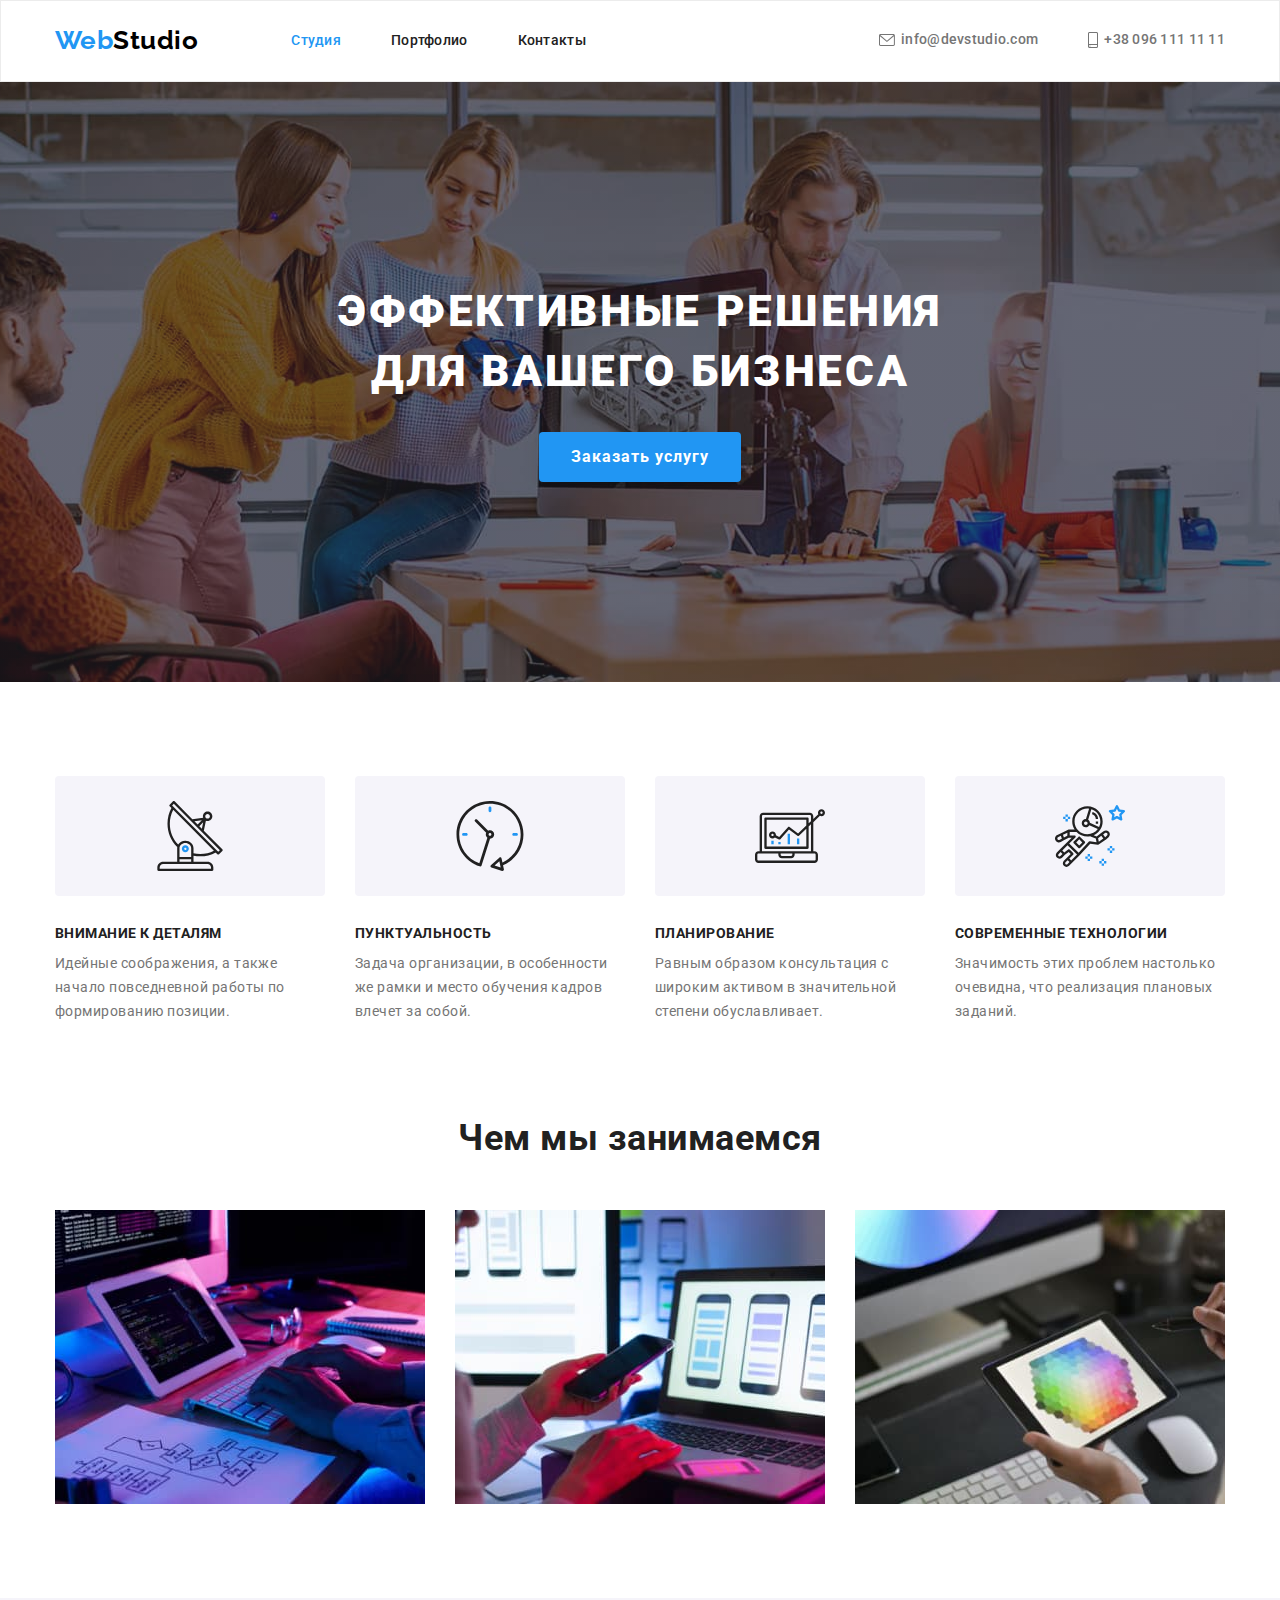
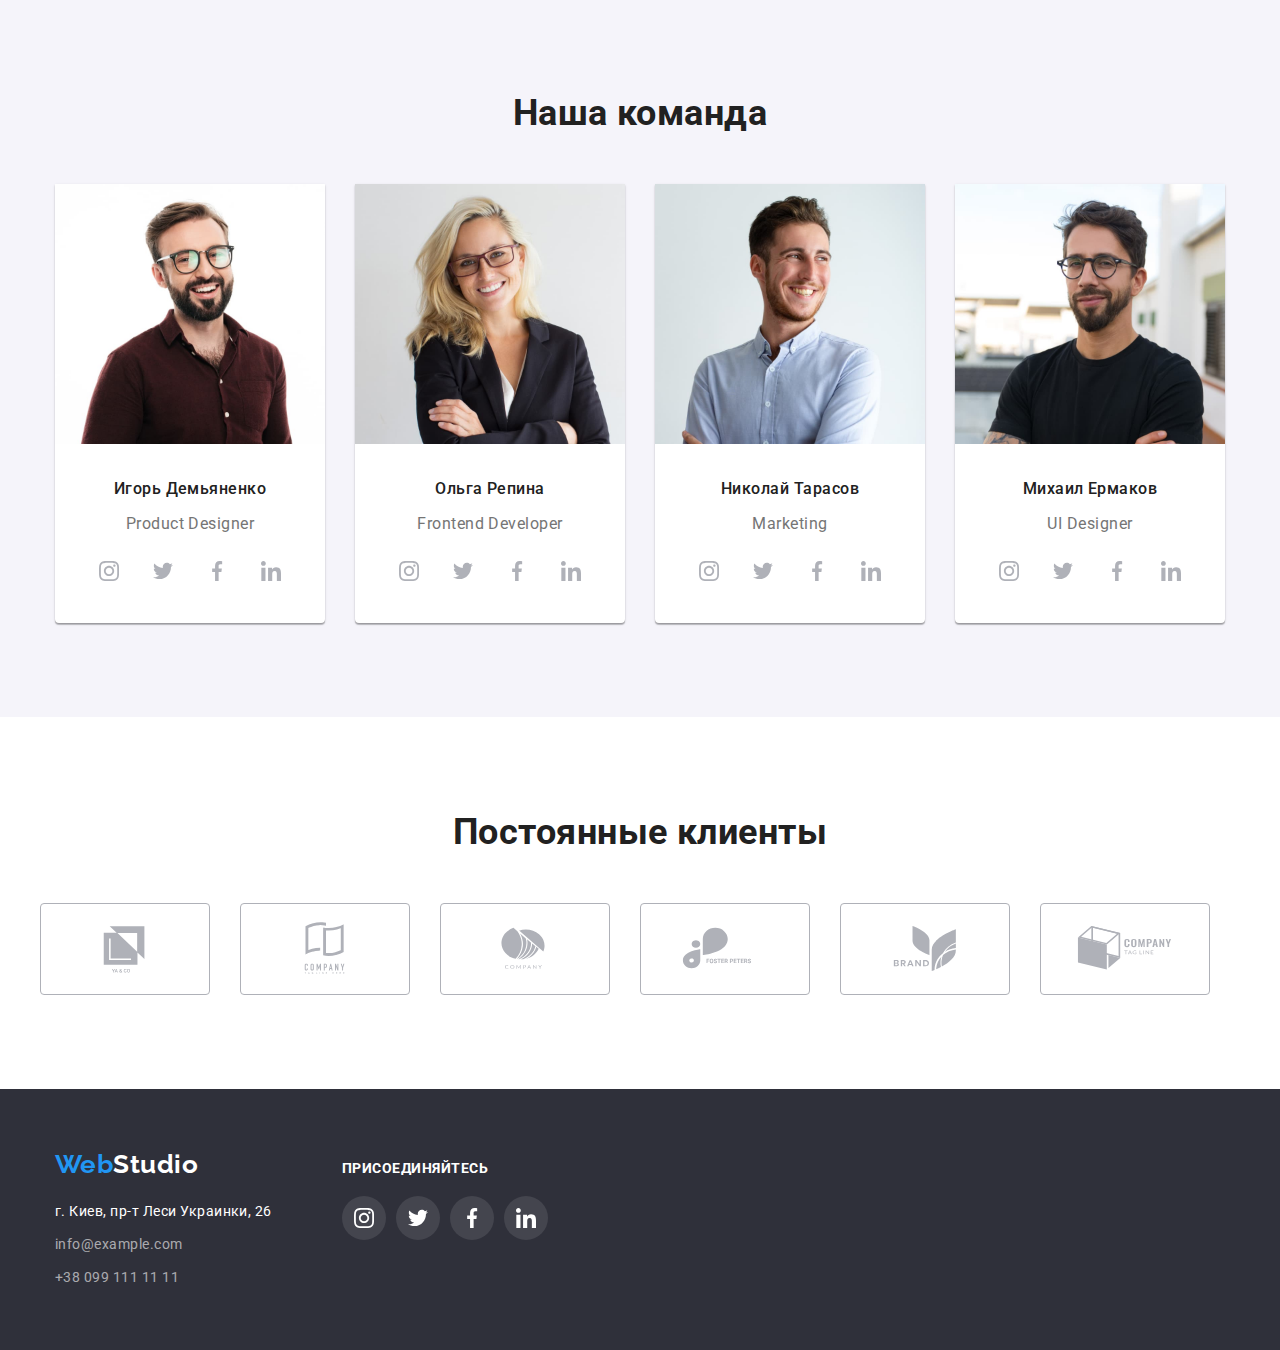
<file: index.html>
<!DOCTYPE html>
<html lang="ru">
  <head>
    <meta charset="UTF-8" />
    <meta http-equiv="X-UA-Compatible" content="IE=edge" />
    <meta name="viewport" content="width=device-width, initial-scale=1.0" />
    <title>Document</title>
    <link
      href="https://fonts.googleapis.com/css2?family=Raleway:wght@700&family=Roboto:wght@400;500;700;900&display=swap"
      rel="stylesheet"
    />
    <link
      rel="stylesheet"
      href="https://cdnjs.cloudflare.com/ajax/libs/modern-normalize/1.1.0/modern-normalize.min.css"
    />
    <link rel="stylesheet" href="./css/styles.css" />
  </head>
  <body>
    <!--Шапка сайта-->

    <header class="header">
      <div class="container container-header">
        <nav class="header-nav">
          <a href="/" class="logo header-logo">
            Web<span class="accent-dark">Studio</span>
          </a>
          <ul class="header-list list">
            <li class="header-item">
              <a href="./index.html" class="link current">Студия</a>
            </li>
            <li class="header-item">
              <a href="./portfolio.html" class="link">Портфолио</a>
            </li>
            <li class="header-item"><a href="" class="link">Контакты</a></li>
          </ul>
        </nav>
        <ul class="information-list">
          <li>
            <a href="mailto:info@devstudio.com" class="contact contact-mail">
              <svg class="inf-icon">
                <use href="./images/icons.svg#icon-envelope"></use>
              </svg>
              info@devstudio.com</a
            >
          </li>
          <li>
            <a href="tel:+380961111111" class="contact header-contact">
              <svg class="tel-icon">
                <use href="./images/icons.svg#icon-smartphone"></use>
              </svg>
              +38 096 111 11 11</a
            >
          </li>
        </ul>
      </div>
    </header>
    <!-- hero -->
    <main>
      <section class="hero-section section">
        <div class="hero-container container">
          <h1 class="hero-title">Эффективные решения для вашего бизнеса</h1>
          <button type="submit" class="hero-button">Заказать услугу</button>
        </div>
      </section>

      <!--Особенности-->

      <section class="section-pecul section">
        <div class="container">
          <h2 class="visually-hidden">Особенности</h2>
          <ul class="peculiarities-list list">
            <li class="pecul-item">
              <div class="icon">
                <svg class="pecul-icon" width="70" height="70">
                  <use href="./images/icons.svg#icon-antenna-1"></use>
                </svg>
              </div>
              <h3 class="pecul-title title-text">Внимание к деталям</h3>
              <p class="peculiarities-second-text">
                Идейные соображения, а также начало повседневной работы по
                формированию позиции.
              </p>
            </li>
            <li class="pecul-item">
              <div class="icon">
                <svg class="pecul-icon" width="70" height="70">
                  <use href="./images/icons.svg#icon-clock-1"></use>
                </svg>
              </div>
              <h3 class="pecul-title title-text">Пунктуальность</h3>
              <p class="peculiarities-second-text">
                Задача организации, в особенности же рамки и место обучения
                кадров влечет за собой.
              </p>
            </li>
            <li class="pecul-item">
              <div class="icon">
                <svg class="pecul-icon" width="70" height="70">
                  <use href="./images/icons.svg#icon-diagram-1"></use>
                </svg>
              </div>
              <h3 class="pecul-title title-text">Планирование</h3>
              <p class="peculiarities-second-text">
                Равным образом консультация с широким активом в значительной
                степени обуславливает.
              </p>
            </li>
            <li class="pecul-item">
              <div class="icon">
                <svg class="pecul-icon" width="70" height="70">
                  <use href="./images/icons.svg#icon-astronaut-1"></use>
                </svg>
              </div>
              <h3 class="pecul-title title-text">Современные технологии</h3>
              <p class="peculiarities-second-text">
                Значимость этих проблем настолько очевидна, что реализация
                плановых заданий.
              </p>
            </li>
          </ul>
        </div>
      </section>

      <!--Работа-->

      <section class="section-work section">
        <div class="container">
          <h2 class="section-title">Чем мы занимаемся</h2>

          <ul class="work list">
            <li class="work-item">
              <img
                src="./images/img.jpg"
                alt="Работа на планшете"
                width="370"
              />
            </li>
            <li class="work-item">
              <img
                src="./images/img2.jpg"
                alt="Синзронизация телефона с ноутбуком"
                width="370"
              />
            </li>
            <li class="work-item">
              <img
                src="./images/img3.jpg"
                alt="Цветовая настройка планшета"
                width="370"
              />
            </li>
          </ul>
        </div>
      </section>

      <!--Наша команда-->

      <section class="section-team section">
        <div class="container">
          <h2 class="section-title">Наша команда</h2>

          <ul class="team-list">
            <li class="team-item">
              <img
                class="team-imag"
                src="./images/people1.jpg"
                alt="Игорь Демьяненко"
                width="270"
              />
              <div class="team-text">
                <h3 class="title team-title">Игорь Демьяненко</h3>
                <p class="team-second-text">Product Designer</p>
                <ul class="team-list-item social-list">
                  <li class="social-item">
                    <a href="" class="social-link">
                      <svg class="social-icon" width="20" height="20">
                        <use href="./images/icons.svg#icon-instagram-2"></use>
                      </svg>
                    </a>
                  </li>
                  <li class="social-item">
                    <a href="" class="social-link">
                      <svg class="social-icon" width="20" height="20">
                        <use href="./images/icons.svg#icon-twitter-1"></use>
                      </svg>
                    </a>
                  </li>
                  <li class="social-item">
                    <a href="" class="social-link">
                      <svg class="social-icon" width="20" height="20">
                        <use href="./images/icons.svg#icon-facebook-1"></use>
                      </svg>
                    </a>
                  </li>
                  <li class="social-item">
                    <a href="" class="social-link">
                      <svg class="social-icon" width="20" height="20">
                        <use href="./images/icons.svg#icon-linkedin-1"></use>
                      </svg>
                    </a>
                  </li>
                </ul>
              </div>
            </li>
            <li class="team-item">
              <img
                class="team-imag"
                src="./images/people2.jpg"
                alt="Ольга Репина"
                width="270"
              />
              <div class="team-text">
                <h3 class="title team-title">Ольга Репина</h3>
                <p class="team-second-text">Frontend Developer</p>
                <ul class="team-list-item social-list">
                  <li class="social-item">
                    <a href="" class="social-link">
                      <svg class="social-icon" width="20" height="20">
                        <use href="./images/icons.svg#icon-instagram-2"></use>
                      </svg>
                    </a>
                  </li>
                  <li class="social-item">
                    <a href="" class="social-link">
                      <svg class="social-icon" width="20" height="20">
                        <use href="./images/icons.svg#icon-twitter-1"></use>
                      </svg>
                    </a>
                  </li>
                  <li class="social-item">
                    <a href="" class="social-link">
                      <svg class="social-icon" width="20" height="20">
                        <use href="./images/icons.svg#icon-facebook-1"></use>
                      </svg>
                    </a>
                  </li>
                  <li class="social-item">
                    <a href="" class="social-link">
                      <svg class="social-icon" width="20" height="20">
                        <use href="./images/icons.svg#icon-linkedin-1"></use>
                      </svg>
                    </a>
                  </li>
                </ul>
              </div>
            </li>
            <li class="team-item">
              <img
                class="team-imag"
                src="./images/people3.jpg"
                alt="Николай Тарасов"
                width="270"
              />
              <div class="team-text">
                <h3 class="title team-title">Николай Тарасов</h3>
                <p class="team-second-text">Marketing</p>
                <ul class="team-list-item social-list">
                  <li class="social-item">
                    <a href="" class="social-link">
                      <svg class="social-icon" width="20" height="20">
                        <use href="./images/icons.svg#icon-instagram-2"></use>
                      </svg>
                    </a>
                  </li>
                  <li class="social-item">
                    <a href="" class="social-link">
                      <svg class="social-icon" width="20" height="20">
                        <use href="./images/icons.svg#icon-twitter-1"></use>
                      </svg>
                    </a>
                  </li>
                  <li class="social-item">
                    <a href="" class="social-link">
                      <svg class="social-icon" width="20" height="20">
                        <use href="./images/icons.svg#icon-facebook-1"></use>
                      </svg>
                    </a>
                  </li>
                  <li class="social-item">
                    <a href="" class="social-link">
                      <svg class="social-icon" width="20" height="20">
                        <use href="./images/icons.svg#icon-linkedin-1"></use>
                      </svg>
                    </a>
                  </li>
                </ul>
              </div>
            </li>
            <li class="team-item">
              <img
                class="team-imag"
                src="./images/people4.jpg"
                alt="Михаил Ермаков"
                width="270"
              />
              <div class="team-text">
                <h3 class="title team-title">Михаил Ермаков</h3>
                <p class="team-second-text">UI Designer</p>
                <ul class="team-list-item social-list">
                  <li class="social-item">
                    <a href="" class="social-link">
                      <svg class="social-icon" width="20" height="20">
                        <use href="./images/icons.svg#icon-instagram-2"></use>
                      </svg>
                    </a>
                  </li>
                  <li class="social-item">
                    <a href="" class="social-link">
                      <svg class="social-icon" width="20" height="20">
                        <use href="./images/icons.svg#icon-twitter-1"></use>
                      </svg>
                    </a>
                  </li>
                  <li class="social-item">
                    <a href="" class="social-link">
                      <svg class="social-icon" width="20" height="20">
                        <use href="./images/icons.svg#icon-facebook-1"></use>
                      </svg>
                    </a>
                  </li>
                  <li class="social-item">
                    <a href="" class="social-link">
                      <svg class="social-icon" width="20" height="20">
                        <use href="./images/icons.svg#icon-linkedin-1"></use>
                      </svg>
                    </a>
                  </li>
                </ul>
              </div>
            </li>
          </ul>
        </div>
      </section>

      <!--Clients-->

      <section class="section-clients section">
        <div class="container">
          <h2 class="section-title section-title-clients">
            Постоянные клиенты
          </h2>
          <ul class="clients-list">
            <li class="clients-item">
              <a href="" class="clients">
                <svg class="clients-icon" width="106" height="60">
                  <use href="./images/icons.svg#icon-Logo"></use>
                </svg>
              </a>
            </li>
            <li class="clients-item">
              <a href="" class="clients">
                <svg class="clients-icon" width="106" height="60">
                  <use href="./images/icons.svg#icon-Logo-2"></use>
                </svg>
              </a>
            </li>
            <li class="clients-item">
              <a href="" class="clients">
                <svg class="clients-icon" width="106" height="60">
                  <use href="./images/icons.svg#icon-Logo-3"></use>
                </svg>
              </a>
            </li>
            <li class="clients-item">
              <a href="" class="clients">
                <svg class="clients-icon" width="106" height="60">
                  <use href="./images/icons.svg#icon-Logo-4"></use>
                </svg>
              </a>
            </li>
            <li class="clients-item">
              <a href="" class="clients">
                <svg class="clients-icon" width="106" height="60">
                  <use href="./images/icons.svg#icon-Logo-5"></use>
                </svg>
              </a>
            </li>
            <li class="clients-item">
              <a href="" class="clients">
                <svg class="clients-icon" width="106" height="60">
                  <use href="./images/icons.svg#icon-Logo-6"></use>
                </svg>
              </a>
            </li>
          </ul>
        </div>
      </section>
    </main>

    <!--Футер-->

    <footer class="futer">
      <div class="container futer-container">
        <div class="futer-left">
          <a href="/" class="logo futer-logo">
            Web<span class="accent-white">Studio</span>
          </a>
          <address class="futer-adrdess">
            <p class="address">г. Киев, пр-т Леси Украинки, 26</p>
            <ul>
              <li>
                <a href="" class="futer-inf-mail inf">info@example.com</a>
              </li>
              <li>
                <a href="" class="inf futer-inf-tel">+38 099 111 11 11</a>
              </li>
            </ul>
          </address>
        </div>
        <div class="futer-right">
          <h2 class="futer-right-title">присоединяйтесь</h2>
          <ul class="futer-right-list">
            <li class="futer-right-item">
              <a href="" class="futer-right-list-icon">
                <svg class="futer-icon" width="20" height="20">
                  <use href="./images/icons.svg#icon-instagram-2"></use>
                </svg>
              </a>
            </li>
            <li class="futer-right-item">
              <a href="" class="futer-right-list-icon">
                <svg class="futer-icon" width="20" height="20">
                  <use href="./images/icons.svg#icon-twitter-1"></use>
                </svg>
              </a>
            </li>
            <li class="futer-right-item">
              <a href="" class="futer-right-list-icon">
                <svg class="futer-icon" width="20" height="20">
                  <use href="./images/icons.svg#icon-facebook-1"></use>
                </svg>
              </a>
            </li>
            <li class="futer-right-item">
              <a href="" class="futer-right-list-icon">
                <svg class="futer-icon" width="20" height="20">
                  <use href="./images/icons.svg#icon-linkedin-1"></use>
                </svg>
              </a>
            </li>
          </ul>
        </div>
      </div>
    </footer>
  </body>
</html>
</file>
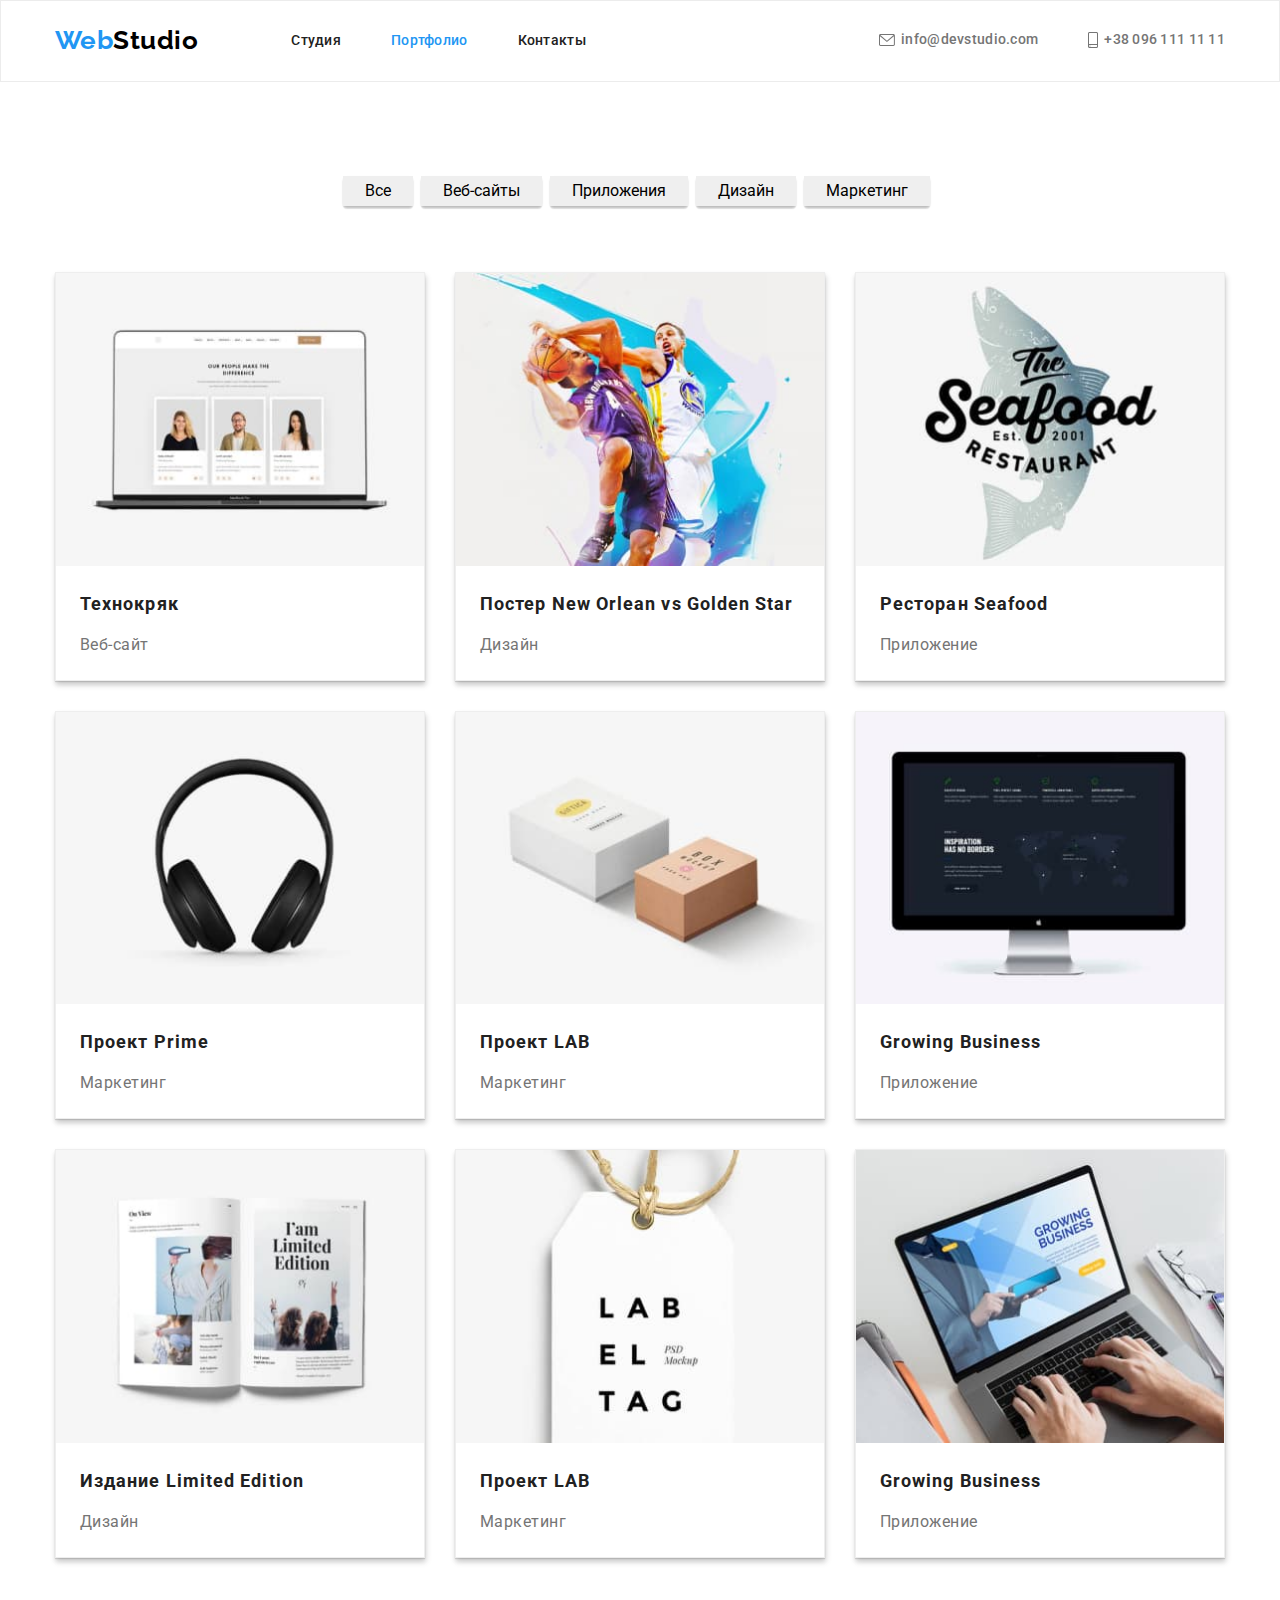
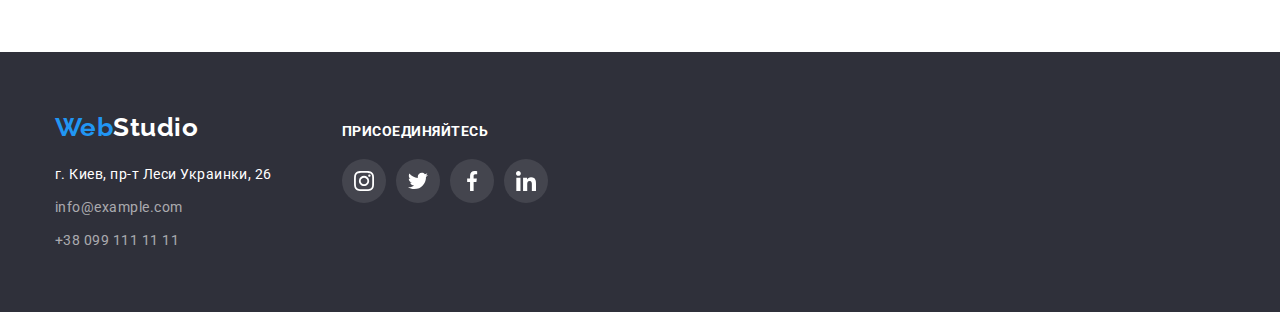
<file: portfolio.html>
<!DOCTYPE html>
<html lang="ru">
  <head>
    <meta charset="UTF-8" />
    <meta http-equiv="X-UA-Compatible" content="IE=edge" />
    <meta name="viewport" content="width=device-width, initial-scale=1.0" />
    <title>Document</title>
    <link
      href="https://fonts.googleapis.com/css2?family=Raleway:wght@700&family=Roboto:wght@400;500;700;900&display=swap"
      rel="stylesheet"
    />
    <link
      rel="stylesheet"
      href="https://cdnjs.cloudflare.com/ajax/libs/modern-normalize/1.1.0/modern-normalize.min.css"
    />
    <link rel="stylesheet" href="./css/styles.css" />
  </head>
  <body>
    <!--Шапка сайта-->

    <header class="header">
      <div class="container container-header">
        <nav class="header-nav">
          <a href="/" class="logo header-logo">
            Web<span class="accent-dark">Studio</span>
          </a>
          <ul class="header-list list">
            <li class="header-item">
              <a href="./index.html" class="link">Студия</a>
            </li>
            <li class="header-item">
              <a href="./portfolio.html" class="link current">Портфолио</a>
            </li>
            <li class="header-item"><a href="" class="link">Контакты</a></li>
          </ul>
        </nav>
        <ul class="information-list">
          <li>
            <a href="mailto:info@devstudio.com" class="contact contact-mail">
              <svg class="inf-icon">
                <use href="./images/icons.svg#icon-envelope"></use>
              </svg>
              info@devstudio.com</a
            >
          </li>
          <li>
            <a href="tel:+380961111111" class="contact header-contact">
              <svg class="tel-icon">
                <use href="./images/icons.svg#icon-smartphone"></use>
              </svg>
              +38 096 111 11 11</a
            >
          </li>
        </ul>
      </div>
    </header>

    <main>
      <section class="section">
        <h1 class="visually-hidden">portfolio</h1>

        <!--Button-->
        <div class="container">
          <ul class="btn-list">
            <li class="btn-item">
              <button type="submit" class="btn">Все</button>
            </li>
            <li class="btn-item">
              <button type="submit" class="btn">Веб-сайты</button>
            </li>
            <li class="btn-item">
              <button type="submit" class="btn">Приложения</button>
            </li>
            <li class="btn-item">
              <button type="submit" class="btn">Дизайн</button>
            </li>
            <li class="btn-item">
              <button type="submit" class="btn">Маркетинг</button>
            </li>
          </ul>

          <ul class="example-container">
            <li class="example-item">
              <img
                class="example-img"
                src="./images/img21.jpg"
                alt="Технокряк"
                width="370"
              />
              <div class="main-example-text">
                <h2 class="title-text example-text">Технокряк</h2>
                <p class="second-text">Веб-сайт</p>
              </div>
            </li>
            <li class="example-item">
              <img
                class="example-img"
                src="./images/img22.jpg"
                alt="Постер New Orlean vs Golden Star"
                width="370"
              />
              <div class="main-example-text">
                <h2 class="title-text example-text">
                  Постер New Orlean vs Golden Star
                </h2>
                <p class="second-text">Дизайн</p>
              </div>
            </li>
            <li class="example-item">
              <img
                class="example-img"
                src="./images/img23.jpg"
                alt="Ресторан Seafood"
                width="370"
              />
              <div class="main-example-text">
                <h2 class="title-text example-text">Ресторан Seafood</h2>
                <p class="second-text">Приложение</p>
              </div>
            </li>
            <li class="example-item">
              <img
                class="example-img"
                src="./images/img24.jpg"
                alt="Проект Prime"
                width="370"
              />
              <div class="main-example-text">
                <h2 class="title-text example-text">Проект Prime</h2>
                <p class="second-text">Маркетинг</p>
              </div>
            </li>
            <li class="example-item">
              <img
                class="example-img"
                src="./images/img25.jpg"
                alt="Проект LAB"
                width="370"
              />
              <div class="main-example-text">
                <h2 class="title-text example-text">Проект LAB</h2>
                <p class="second-text">Маркетинг</p>
              </div>
            </li>
            <li class="example-item">
              <img
                class="example-img"
                src="./images/img26.jpg"
                alt="Growing Business"
                width="370"
              />
              <div class="main-example-text">
                <h2 class="title-text example-text">Growing Business</h2>
                <p class="second-text">Приложение</p>
              </div>
            </li>
            <li class="example-item">
              <img
                class="example-img"
                src="./images/img27.jpg"
                alt="Издание Limited Edition"
                width="370"
              />
              <div class="main-example-text">
                <h2 class="title-text example-text">Издание Limited Edition</h2>
                <p class="second-text">Дизайн</p>
              </div>
            </li>
            <li class="example-item">
              <img
                class="example-img"
                src="./images/img28.jpg"
                alt="Проект LAB"
                width="370"
              />
              <div class="main-example-text">
                <h2 class="title-text example-text">Проект LAB</h2>
                <p class="second-text">Маркетинг</p>
              </div>
            </li>
            <li class="example-item">
              <img
                class="example-img"
                src="./images/img29.jpg"
                alt="Growing Business"
                width="370"
              />
              <div class="main-example-text">
                <h2 class="title-text example-text">Growing Business</h2>
                <p class="second-text">Приложение</p>
              </div>
            </li>
          </ul>
        </div>
      </section>
    </main>

    <!--Футер-->

    <footer class="futer">
      <div class="container futer-container">
        <div class="futer-left">
          <a href="/" class="logo futer-logo">
            Web<span class="accent-white">Studio</span>
          </a>
          <address class="futer-adrdess">
            <p class="address">г. Киев, пр-т Леси Украинки, 26</p>
            <ul>
              <li>
                <a href="" class="futer-inf-mail inf">info@example.com</a>
              </li>
              <li>
                <a href="" class="inf futer-inf-tel">+38 099 111 11 11</a>
              </li>
            </ul>
          </address>
        </div>
        <div class="futer-right">
          <h2 class="futer-right-title">присоединяйтесь</h2>
          <ul class="futer-right-list">
            <li class="futer-right-item">
              <a href="" class="futer-right-list-icon">
                <svg class="futer-icon" width="20" height="20">
                  <use href="./images/icons.svg#icon-instagram-2"></use>
                </svg>
              </a>
            </li>
            <li class="futer-right-item">
              <a href="" class="futer-right-list-icon">
                <svg class="futer-icon" width="20" height="20">
                  <use href="./images/icons.svg#icon-twitter-1"></use>
                </svg>
              </a>
            </li>
            <li class="futer-right-item">
              <a href="" class="futer-right-list-icon">
                <svg class="futer-icon" width="20" height="20">
                  <use href="./images/icons.svg#icon-facebook-1"></use>
                </svg>
              </a>
            </li>
            <li class="futer-right-item">
              <a href="" class="futer-right-list-icon">
                <svg class="futer-icon" width="20" height="20">
                  <use href="./images/icons.svg#icon-linkedin-1"></use>
                </svg>
              </a>
            </li>
          </ul>
        </div>
      </div>
    </footer>
  </body>
</html>
</file>
<file: css/styles.css>
/* акцент синий #2196F3 */
/* основной цвет #212121 */
/* белый цвет #FFFFFF */
/* вторичный цвет #757575 */
/*  вторичный цвет фона #2F303A */

:root {
  --primary-text-color: #757575;
  --title-text-color: #212121;
  --accent-color: #2196f3;
  --title-white-color: #ffffff;
  --bgr-color: #2f303a;
  --logo-dark-color: #000000;
  --btn-color: #f5f4fa;
  --icon-color: #afb1b8;
}

/* Сбросы */

html {
  box-sizing: border-box;
}
*,
*::before,
*::after {
  box-sizing: inherit;
}

p,
h1,
h2,
h3,
h4,
h5,
h6 {
  margin: 0;
  padding: 0;
}
img {
  display: block;
  max-width: 100%;
}

ul {
  margin: 0;
  padding: 0;
  list-style: none;
}

a {
  text-decoration: none;
}

.list {
  padding: 0;
  margin: 0;
}

body {
  margin: 0;
  background-color: var(--title-white-color);
  color: var(--primary-text-color);
  font-family: Roboto, sans-serif;
  letter-spacing: 0.03em;
  font-style: normal;
}

.address {
  font-style: normal;
  line-height: 1.71;
}
.visually-hidden {
  position: absolute;
  white-space: nowrap;
  width: 1px;
  height: 1px;
  overflow: hidden;
  border: 0;
  padding: 0;
  clip: rect(0 0 0 0);
  clip-path: inset(50%);
  margin: -1px;
}

.container {
  margin: 0 auto;
  width: 1200px;
  padding-right: 15px;
  padding-left: 15px;
}

.section {
  padding: 94px 0;
}

.title-text {
  font-weight: 700;
  text-align: left;
  color: var(--title-text-color);
}

/* -------------header------------- */

.container-header {
  display: flex;
}

.header-nav {
  display: flex;
  align-items: center;
}

.header-list {
  display: flex;
}
.information-list {
  display: flex;
  margin-left: auto;
  align-items: center;
}

.logo {
  color: var(--accent-color);
  font-family: raleway, sans-serif;
  font-weight: 700;
  font-size: 26px;
  line-height: 1.19;
}
.header {
  border: 1px solid #ececec;
}

.accent-dark {
  color: var(--logo-dark-color);
}

.accent-white {
  color: var(--title-white-color);
}
.header-contact {
  margin-left: 50px;
}

.header-logo {
  margin-right: 93px;
}
.header-item:not(:last-child) {
  margin-right: 50px;
}

.link {
  color: var(--title-text-color);
  font-size: 14px;
  font-weight: 500;
  line-height: 1.4;
  letter-spacing: 0.02em;
}
.header {
  padding-top: 24px;
  padding-bottom: 25px;
}
.header-list a:hover,
.header-list a:focus {
  color: var(--accent-color);
}

.current {
  color: var(--accent-color);
}

.contact {
  color: var(--primary-text-color);
  font-size: 14px;
  font-weight: 500;
  line-height: 1.14;
  letter-spacing: 0.02em;
  display: flex;
  align-items: center;
}
.contact-mail {
  display: flex;
  align-items: center;
}

.inf-icon {
  width: 16px;
  height: 12px;
  fill: var(--primary-text-color);
  margin-right: 6px;
}

.contact:hover .inf-icon {
  fill: var(--accent-color);
}

.contact:focus .inf-icon {
  fill: var(--accent-color);
}
.contact:hover .tel-icon {
  fill: var(--accent-color);
}

.contact:focus .tel-icon {
  fill: var(--accent-color);
}

.contact:hover,
.contact:focus {
  color: var(--accent-color);
}
.tel-icon {
  align-items: center;
  height: 16px;
  width: 10px;
  margin-right: 6px;
  fill: var(--primary-text-color);
}

/*-----------------HERO--------------- */

.hero-section {
  text-align: center;
  background-color: #c4c4c4;
  background-image: linear-gradient(
      to right,
      rgba(47, 48, 58, 0.4),
      rgba(47, 48, 58, 0.4)
    ),
    url(../images/hero-bg.jpg);
  background-repeat: no-repeat;
  background-position: center;
  background-size: cover;
  max-width: 1600px;
  margin: 0 auto;
  padding-top: 200px;
  padding-bottom: 200px;
}

.hero-title {
  margin-bottom: 30px;
  color: var(--title-white-color);
  font-size: 44px;
  font-weight: 900;
  line-height: 1.36;
  letter-spacing: 0.06em;
  text-transform: uppercase;
  width: 696px;
  margin: 0 auto 30px;
}

/* ------------- Особенности------------- */

.peculiarities-list {
  display: flex;
}
.pecul-item:not(:last-child) {
  margin-right: 30px;
}
.pecul-title {
  margin-bottom: 10px;
  font-size: 14px;
  line-height: 1.14;
  text-transform: uppercase;
}
.peculiarities-second-text {
  font-size: 14px;
  font-style: normal;
  line-height: 1.71;
  text-align: left;
}
.pecul-icon {
  align-items: center;
}
.icon {
  display: flex;
  width: 270px;
  height: 120px;
  align-items: center;
  justify-content: center;
  background: #f5f4fa;
  border-radius: 4px;
  margin-bottom: 30px;
}

/*--------------Работа--------------*/

.section-work {
  padding-top: 0;
}
.section-title {
  margin-top: 0;
  margin-bottom: 50px;
  color: var(--title-text-color);
  font-size: 36px;
  font-weight: 700;
  line-height: 1.17;
  text-align: center;
}
.work {
  display: flex;
  justify-content: space-between;
}

/*------------ Наша команда -------------*/

.section-team {
  background: var(--btn-color);
}
.team-list .title {
  color: var(--title-text-color);
  font-size: 16px;
  font-weight: 500;
  line-height: 1.88;
  text-align: center;
}
.team-list {
  display: flex;
  margin-bottom: 0;
  margin-left: -30px;
  font-size: 16px;
  line-height: 1.19;
  text-align: center;
}
.team-item {
  flex-basis: calc((100% - 3 * 30px) / 3);
  margin-left: 30px;
  box-shadow: 0px 1px 3px rgba(0, 0, 0, 0.12), 0px 1px 1px rgba(0, 0, 0, 0.14),
    0px 2px 1px rgba(0, 0, 0, 0.2);
  border-radius: 0px 0px 4px 4px;
  background: var(--title-white-color);
}
.team-second-text {
  margin-bottom: 16px;
}

.team-text {
  padding-top: 30px;
  padding-bottom: 30px;
}
.team-title {
  margin-bottom: 10px;
}
.team-list-item {
  display: flex;
  justify-content: center;
}
.social-item {
  margin-right: 10px;
}
.social-item:last-child {
  margin-right: 0;
}

.social-link {
  align-items: center;
  justify-content: center;
  width: 44px;
  height: 44px;
  background: var(--title-white-color);
  border-radius: 50%;
  display: flex;
}
.social-icon {
  fill: var(--icon-color);
}
.social-link:hover,
.social-link:focus {
  background-color: var(--accent-color);
}
.social-link:hover .social-icon,
.social-link:focus .social-icon {
  fill: var(--title-white-color);
}

/*------------ Clients -------------*/

.clients-list {
  display: flex;
  align-items: center;
  justify-content: center;
}
.clients-item {
  margin-right: 30px;

  box-sizing: border-box;
}
.clients {
  width: 170px;
  height: 92px;
  border: 1px solid var(--icon-color);
  border-radius: 4px;
  display: flex;
  justify-content: center;
  align-items: center;
}
.clients-icon {
  fill: var(--icon-color);
  width: 106px;
  height: 60px;
}
.clients:hover .clients-icon {
  fill: var(--accent-color);
}
.clients:focus .clients-icon {
  fill: var(--accent-color);
}
.clients:hover,
.clients:focus {
  border-color: var(--accent-color);
}

/* button */
.hero-button {
  border-radius: 4px;
  padding: 10px 32px;
  min-width: 200px;
  text-align: center;

  color: var(--title-white-color);
  background: var(--accent-color);
  font-family: inherit;
  font-size: 16px;
  font-weight: 700;
  line-height: 1.88;
  letter-spacing: 0.06em;
  border: none;
  cursor: pointer;
  box-shadow: 0px 4px 4px rgba(0, 0, 0, 0.15);
}

/*------------- Футер---------------- */

.futer {
  background-color: var(--bgr-color);
  padding: 60px 0;
}
.futer-logo {
  margin-bottom: 20px;
}
.futer .address {
  color: var(--title-white-color);

  font-size: 14px;
  line-height: 1.71;
  text-align: left;
  margin-bottom: 9px;
  margin-top: 20px;
}
.futer .inf {
  font-family: Roboto;
  font-style: normal;
  color: rgba(255, 255, 255, 0.6);
  font-size: 14px;
  line-height: 1.71;
  text-align: left;
}

.futer-inf-mail {
  display: block;
  margin-bottom: 9px;
}
.futer-inf-tel {
  display: block;
}
.futer-container {
  display: flex;
  align-items: baseline;
}
.futer-left {
  margin-right: 70px;
}

.futer-right-title {
  font-size: 14px;
  line-height: calc(16 / 14);
  text-align: left;
  color: var(--title-white-color);
  margin-bottom: 20px;
  text-transform: uppercase;
}

.futer-right-list {
  display: flex;
  justify-content: center;
  align-items: center;
}
.futer-right-list-icon {
  background-color: rgba(255, 255, 255, 0.1);
  border-radius: 50%;
  align-items: center;
  justify-content: center;
  display: flex;
  width: 44px;
  height: 44px;
}

.futer-right-list-icon:hover,
.futer-right-list-icon:focus {
  background-color: var(--accent-color);
}

.futer-icon {
  fill: var(--title-white-color);

  align-items: center;
  justify-content: center;
}
.futer-right-item {
  width: 44px;
  height: 44px;
}

.futer-right-item:not(:last-child) {
  margin-right: 10px;
}

/*--------------- Portfolio ------------*/

/*----------- Button ---------*/

.btn {
  padding: 6px 22px;
  border: none;
}

.btn-item {
  font-size: 16px;
  font-weight: 500;
  line-height: calc(26 / 16);
  text-align: center;
  color: var(--bgr-color);
  border-radius: 4px;
  margin-right: 8px;
  margin-bottom: 16px;
  box-shadow: 0px 3px 1px rgba(0, 0, 0, 0.1), 0px 1px 2px rgba(0, 0, 0, 0.08),
    0px 2px 2px rgba(0, 0, 0, 0.12);
}

.btn-item:last-child {
  padding-right: 0px;
}
.btn-list {
  display: flex;
  justify-content: center;
  margin-bottom: 50px;
}

.btn:hover,
.btn:focus {
  background-color: var(--accent-color);
  cursor: pointer;
  color: var(--btn-color);
}

.examples .title {
  color: var(--title-text-color);
  font-size: 18px;
  font-weight: 700;
  line-height: 2;
  letter-spacing: 0.06em;
  text-align: left;
}

/* -------Примеры работ-------- */

.example-text {
  margin-bottom: 8px;

  font-size: 18px;
  font-weight: 700;
  line-height: 2;
  letter-spacing: 0.06em;
}
.second-text {
  font-size: 16px;
  line-height: 1.88;
  letter-spacing: 0.03em;
  color: var(--primary-text-color);
}
.example-container {
  display: flex;
  flex-wrap: wrap;
  margin-left: -30px;
  margin-top: -30px;
}
.example-item {
  margin-left: 30px;
  margin-top: 30px;
  flex-basis: calc((100% - 90px) / 3);
  background: var(--title-white-color);
  border: 1px solid #eeeeee;
  box-shadow: 0px 1px 1px rgba(0, 0, 0, 0.12), 0px 4px 4px rgba(0, 0, 0, 0.06),
    1px 4px 6px rgba(0, 0, 0, 0.16);
}

.main-example-text {
  margin: 20px 24px;
}
</file>
